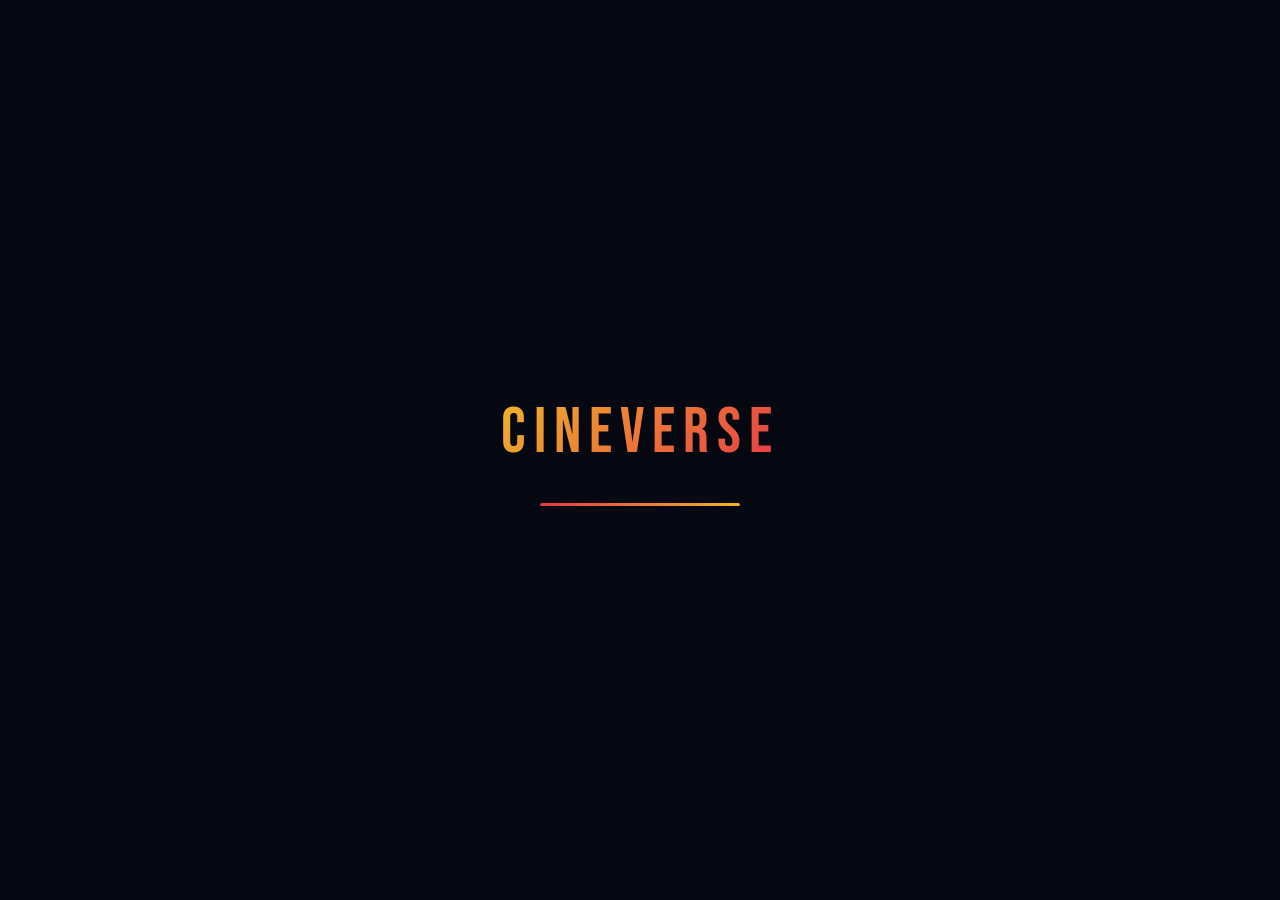
<file: login.html>
<!DOCTYPE html>
<html lang="en" data-theme="dark">
<head>
  <meta charset="UTF-8">
  <meta name="viewport" content="width=device-width, initial-scale=1.0">
  <title>CINEVERSE — Login</title>
  <link rel="stylesheet" href="style.css">
  <link rel="preconnect" href="https://fonts.googleapis.com">
</head>
<body>
  <!-- Background -->
  <div class="bg-gradient"></div>
  <div class="bg-orb bg-orb-1"></div>
  <div class="bg-orb bg-orb-2"></div>
  <canvas id="particles-canvas"></canvas>

  <!-- Cinematic Film Strip Decorations -->
  <div class="film-strip film-strip-left" aria-hidden="true"></div>
  <div class="film-strip film-strip-right" aria-hidden="true"></div>

  <!-- Page Transition -->
  <div id="page-transition" class="page-transition"></div>

  <!-- Loading -->
  <div class="loading-screen">
    <div class="loading-logo">CINEVERSE</div>
    <div class="loading-bar"><div class="loading-progress"></div></div>
  </div>

  <main class="auth-page">
    <div class="auth-card float-anim" role="main">

      <!-- Logo -->
      <div class="auth-logo">
        <div class="logo-text">CINEVERSE</div>
        <div style="font-size:0.7rem;letter-spacing:4px;color:var(--text-muted);margin-top:4px;">PREMIUM CINEMA</div>
      </div>

      <h1 class="auth-title">Welcome Back</h1>
      <p class="auth-subtitle">Sign in to access your bookings and watchlist</p>

      <form id="login-form" novalidate>

        <!-- Email -->
        <div class="form-group">
          <label for="email">Email Address</label>
          <div class="input-wrapper">
            <input type="email" id="email" class="form-control" placeholder="you@example.com" autocomplete="email">
            <span class="input-icon">✉</span>
          </div>
          <span class="form-error">Please enter a valid email address</span>
        </div>

        <!-- Password -->
        <div class="form-group">
          <label for="password">Password</label>
          <div class="input-wrapper">
            <input type="password" id="password" class="form-control" placeholder="Enter your password" autocomplete="current-password">
            <span class="input-icon" id="toggle-password" title="Show/Hide">👁</span>
          </div>
          <span class="form-error">Password must be at least 6 characters</span>
        </div>

        <!-- Remember + Forgot -->
        <div class="checkbox-row">
          <label class="checkbox-label">
            <input type="checkbox" id="remember">
            <span class="custom-checkbox"></span>
            Remember me
          </label>
          <a href="#" class="forgot-link" id="forgot-link">Forgot password?</a>
        </div>

        <!-- Submit -->
        <button type="submit" class="btn btn-primary" style="width:100%;font-size:1rem;padding:1rem;">
          <span>Sign In</span>
          <span>→</span>
        </button>

        <div class="auth-divider">or continue with</div>

        <!-- Social Buttons -->
        <div style="display:flex;gap:0.75rem;margin-bottom:1.5rem;">
          <button type="button" class="btn btn-ghost" style="flex:1;" onclick="showToast('Social login coming soon!','info')">
            <span>G</span> Google
          </button>
          <button type="button" class="btn btn-ghost" style="flex:1;" onclick="showToast('Social login coming soon!','info')">
            <span>f</span> Facebook
          </button>
        </div>

      </form>

      <p class="auth-footer">
        New to CineVerse? <a href="register.html" id="goto-register">Create Account</a>
      </p>

    </div>
  </main>

  <!-- Forgot Password Modal -->
  <div class="modal-overlay" id="forgot-modal">
    <div class="modal">
      <div class="modal-icon" style="background:var(--cyan-dim);border-color:var(--cyan);color:var(--cyan);">🔑</div>
      <h3>Reset Password</h3>
      <p>Enter your email address and we'll send you a reset link within minutes.</p>
      <div class="form-group" style="text-align:left;">
        <label>Email Address</label>
        <input type="email" id="reset-email" class="form-control" placeholder="you@example.com">
      </div>
      <div style="display:flex;gap:1rem;">
        <button class="btn btn-outline" style="flex:1;" onclick="closeForgotModal()">Cancel</button>
        <button class="btn btn-primary" style="flex:1;" onclick="sendReset()">Send Link</button>
      </div>
    </div>
  </div>

  <style>
    .film-strip {
      position: fixed;
      top: 0; bottom: 0;
      width: 40px;
      background: rgba(255,255,255,0.02);
      border: 1px solid rgba(255,255,255,0.04);
      display: flex;
      flex-direction: column;
      gap: 0;
      overflow: hidden;
      pointer-events: none;
    }

    .film-strip-left { left: 0; }
    .film-strip-right { right: 0; }

    .film-strip::before {
      content: '';
      position: absolute;
      inset: 0;
      background: repeating-linear-gradient(
        to bottom,
        transparent 0px,
        transparent 30px,
        rgba(255,255,255,0.06) 30px,
        rgba(255,255,255,0.06) 32px,
        transparent 32px,
        transparent 50px
      );
    }

    @media (max-width: 768px) {
      .film-strip { display: none; }
    }
  </style>

  <script src="script.js"></script>
  <script>
    // Check if already logged in
    if (checkAuth()) {
      window.location.href = 'index.html';
    }

    // Password toggle
    document.getElementById('toggle-password').addEventListener('click', () => {
      const pwd = document.getElementById('password');
      const icon = document.getElementById('toggle-password');
      if (pwd.type === 'password') {
        pwd.type = 'text';
        icon.textContent = '🙈';
      } else {
        pwd.type = 'password';
        icon.textContent = '👁';
      }
    });

    // Forgot Password
    document.getElementById('forgot-link').addEventListener('click', (e) => {
      e.preventDefault();
      document.getElementById('forgot-modal').classList.add('show');
    });

    function closeForgotModal() {
      document.getElementById('forgot-modal').classList.remove('show');
    }

    function sendReset() {
      const email = document.getElementById('reset-email').value;
      if (!validateEmail(email)) {
        showToast('Please enter a valid email', 'error');
        return;
      }
      closeForgotModal();
      showToast('Password reset link sent! Check your inbox.', 'success');
    }

    document.getElementById('forgot-modal').addEventListener('click', (e) => {
      if (e.target === e.currentTarget) closeForgotModal();
    });

    // Navigation links
    document.getElementById('goto-register').addEventListener('click', (e) => {
      e.preventDefault();
      navigateTo('register.html');
    });

    // Login Form
    document.getElementById('login-form').addEventListener('submit', (e) => {
      e.preventDefault();
      let valid = true;

      const email = document.getElementById('email');
      const password = document.getElementById('password');
      const remember = document.getElementById('remember').checked;

      // Validate email
      if (!validateEmail(email.value)) {
        showFieldError(email, 'Please enter a valid email address');
        valid = false;
      } else {
        clearFieldError(email);
      }

      // Validate password
      if (password.value.length < 6) {
        showFieldError(password, 'Password must be at least 6 characters');
        valid = false;
      } else {
        clearFieldError(password);
      }

      if (!valid) return;

      // Check credentials
      const users = JSON.parse(localStorage.getItem('cineverse_users') || '[]');
      const user = users.find(u => u.email === email.value && u.password === password.value);

      // For demo: accept any valid email if no users exist, or match
      if (!user && users.length > 0) {
        showFieldError(email, 'Invalid email or password');
        showFieldError(password, 'Invalid email or password');
        showToast('Invalid credentials. Try again.', 'error');
        return;
      }

      // Store session
      const sessionUser = user || { email: email.value, name: email.value.split('@')[0], phone: '' };
      if (remember) {
        localStorage.setItem('cineverse_user', JSON.stringify(sessionUser));
      } else {
        sessionStorage.setItem('cineverse_user', JSON.stringify(sessionUser));
        localStorage.setItem('cineverse_user', JSON.stringify(sessionUser));
      }

      showToast('Welcome back! 🎬', 'success');
      setTimeout(() => navigateTo('index.html'), 1000);
    });

    // Real-time validation
    document.getElementById('email').addEventListener('blur', function() {
      if (this.value && !validateEmail(this.value)) {
        showFieldError(this, 'Please enter a valid email address');
      } else if (this.value) {
        clearFieldError(this);
      }
    });
  </script>
</body>
</html>
</file>
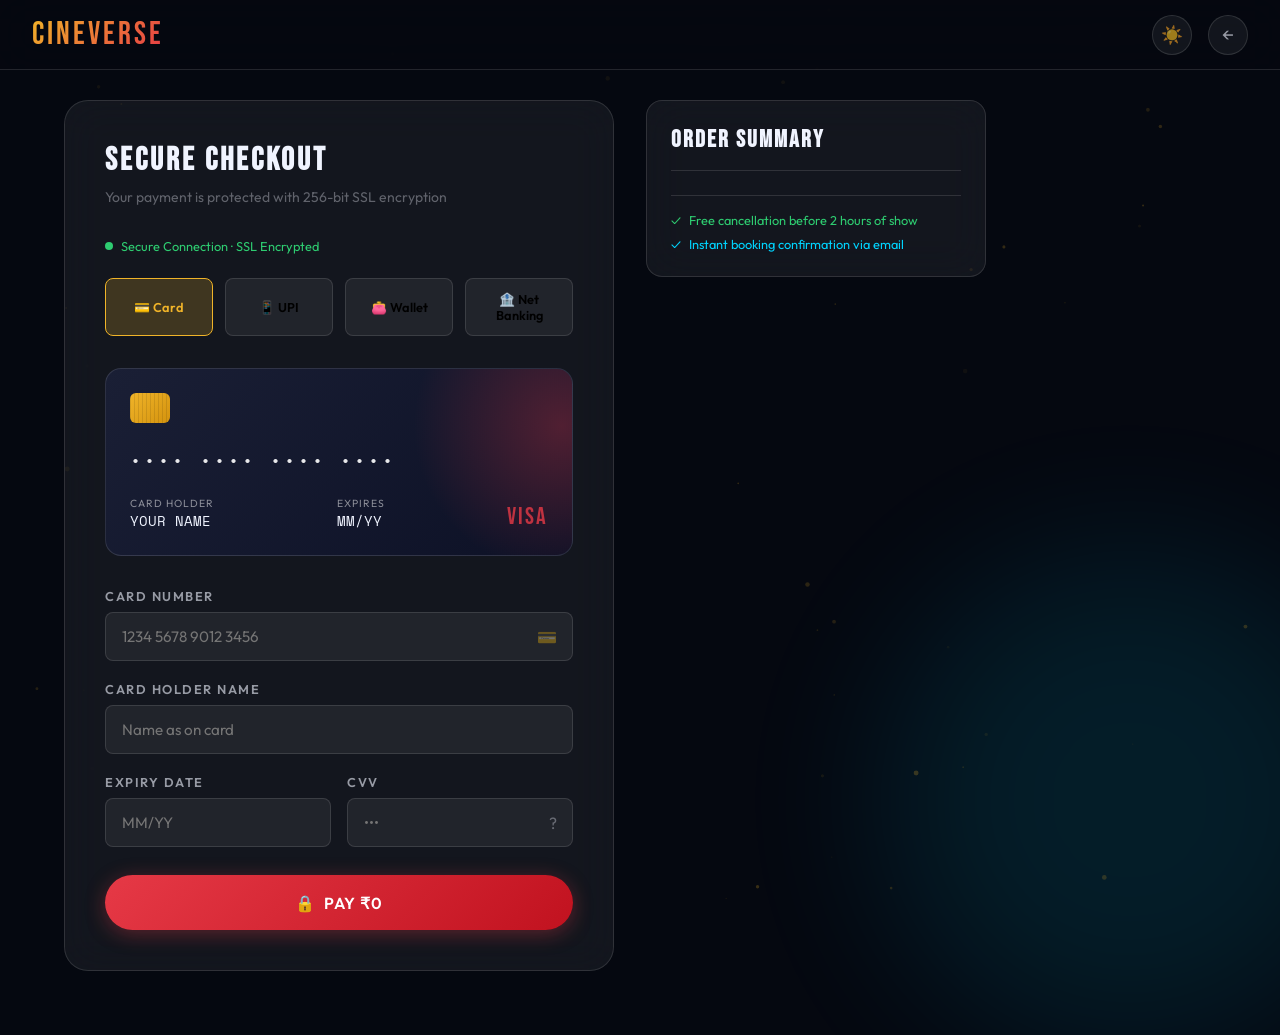
<file: payment.html>
<!DOCTYPE html>
<html lang="en" data-theme="dark">
<head>
  <meta charset="UTF-8">
  <meta name="viewport" content="width=device-width, initial-scale=1.0">
  <title>CINEVERSE — Payment</title>
  <link rel="stylesheet" href="style.css">
</head>
<body>
  <div class="bg-gradient"></div>
  <div class="bg-orb bg-orb-2" style="opacity:0.1;"></div>
  <canvas id="particles-canvas"></canvas>
  <div id="page-transition" class="page-transition"></div>

  <!-- Navbar -->
  <nav class="navbar">
    <a href="index.html" class="nav-logo" onclick="event.preventDefault();navigateTo('index.html')">CINEVERSE</a>
    <div class="nav-actions">
      <button class="icon-btn" id="theme-toggle">☀️</button>
      <button class="icon-btn" onclick="history.back()" title="Back">←</button>
    </div>
  </nav>

  <div class="payment-page">

    <!-- Payment Form -->
    <div class="payment-form-card" style="animation:fadeSlideUp 0.6s ease;">

      <!-- Header -->
      <h1 class="payment-title">SECURE CHECKOUT</h1>
      <p class="payment-subtitle">Your payment is protected with 256-bit SSL encryption</p>

      <div class="secure-badge">
        <div class="dot"></div>
        <span>Secure Connection · SSL Encrypted</span>
      </div>

      <!-- Payment Methods -->
      <div class="payment-methods" id="payment-methods">
        <button class="payment-method active" data-method="card" onclick="switchMethod('card',this)">💳 Card</button>
        <button class="payment-method" data-method="upi" onclick="switchMethod('upi',this)">📱 UPI</button>
        <button class="payment-method" data-method="wallet" onclick="switchMethod('wallet',this)">👛 Wallet</button>
        <button class="payment-method" data-method="netbanking" onclick="switchMethod('netbanking',this)">🏦 Net Banking</button>
      </div>

      <!-- Card Method -->
      <div id="card-form">
        <!-- Card Preview -->
        <div class="card-preview">
          <div class="card-chip"></div>
          <div class="card-number-display" id="card-number-display">•••• •••• •••• ••••</div>
          <div class="card-preview-bottom">
            <div>
              <div class="card-label">Card Holder</div>
              <div class="card-value" id="card-holder-display">YOUR NAME</div>
            </div>
            <div>
              <div class="card-label">Expires</div>
              <div class="card-value" id="card-expiry-display">MM/YY</div>
            </div>
            <div class="card-network" id="card-network">VISA</div>
          </div>
        </div>

        <form id="payment-form" novalidate>

          <div class="form-group">
            <label>Card Number</label>
            <div class="input-wrapper">
              <input type="text" id="card-number" class="form-control" placeholder="1234 5678 9012 3456" maxlength="19">
              <span class="input-icon" id="card-type-icon">💳</span>
            </div>
            <span class="form-error">Please enter a valid 16-digit card number</span>
          </div>

          <div class="form-group">
            <label>Card Holder Name</label>
            <input type="text" id="card-holder" class="form-control" placeholder="Name as on card" autocomplete="cc-name">
            <span class="form-error">Please enter the cardholder name</span>
          </div>

          <div style="display:grid;grid-template-columns:1fr 1fr;gap:1rem;">
            <div class="form-group">
              <label>Expiry Date</label>
              <input type="text" id="card-expiry" class="form-control" placeholder="MM/YY" maxlength="5">
              <span class="form-error">Invalid date</span>
            </div>
            <div class="form-group">
              <label>CVV</label>
              <div class="input-wrapper">
                <input type="password" id="card-cvv" class="form-control" placeholder="•••" maxlength="4">
                <span class="input-icon" title="3 digits on back of card" style="cursor:help;">?</span>
              </div>
              <span class="form-error">Invalid CVV</span>
            </div>
          </div>

          <button type="submit" class="btn btn-primary" style="width:100%;padding:1.1rem;font-size:1rem;margin-top:0.5rem;" id="pay-btn">
            <span>🔒</span>
            <span>Pay <span id="pay-amount">₹0</span></span>
          </button>

        </form>
      </div>

      <!-- UPI Method -->
      <div id="upi-form" style="display:none;">
        <div class="form-group">
          <label>UPI ID</label>
          <div class="input-wrapper">
            <input type="text" id="upi-id" class="form-control" placeholder="yourname@upi">
            <span class="input-icon">@</span>
          </div>
        </div>
        <div style="display:flex;gap:1rem;flex-wrap:wrap;margin-bottom:1.5rem;">
          <button class="btn btn-ghost" style="flex:1;" onclick="selectUpiApp('GPay')">Google Pay</button>
          <button class="btn btn-ghost" style="flex:1;" onclick="selectUpiApp('PhonePe')">PhonePe</button>
          <button class="btn btn-ghost" style="flex:1;" onclick="selectUpiApp('Paytm')">Paytm</button>
        </div>
        <button class="btn btn-primary" style="width:100%;padding:1.1rem;font-size:1rem;" onclick="processPayment()">
          🔒 Pay via UPI · <span class="pay-amt"></span>
        </button>
      </div>

      <!-- Wallet Method -->
      <div id="wallet-form" style="display:none;">
        <div style="display:grid;grid-template-columns:1fr 1fr;gap:1rem;margin-bottom:1.5rem;">
          <button class="btn btn-ghost" style="padding:1rem;" onclick="selectWallet('Paytm Wallet')">Paytm</button>
          <button class="btn btn-ghost" style="padding:1rem;" onclick="selectWallet('Amazon Pay')">Amazon Pay</button>
          <button class="btn btn-ghost" style="padding:1rem;" onclick="selectWallet('Freecharge')">Freecharge</button>
          <button class="btn btn-ghost" style="padding:1rem;" onclick="selectWallet('MobiKwik')">MobiKwik</button>
        </div>
        <button class="btn btn-primary" style="width:100%;padding:1.1rem;font-size:1rem;" onclick="processPayment()">
          🔒 Pay via Wallet
        </button>
      </div>

      <!-- Net Banking -->
      <div id="netbanking-form" style="display:none;">
        <div class="form-group">
          <label>Select Your Bank</label>
          <select class="form-control" id="bank-select">
            <option>State Bank of India</option>
            <option>HDFC Bank</option>
            <option>ICICI Bank</option>
            <option>Axis Bank</option>
            <option>Kotak Mahindra Bank</option>
            <option>Punjab National Bank</option>
          </select>
        </div>
        <button class="btn btn-primary" style="width:100%;padding:1.1rem;font-size:1rem;" onclick="processPayment()">
          🔒 Proceed to Bank
        </button>
      </div>

    </div>

    <!-- Order Summary -->
    <div style="width:340px;flex-shrink:0;">
      <div class="booking-summary" style="position:sticky;top:90px;">
        <h2 class="summary-title">ORDER SUMMARY</h2>
        <div id="order-summary-content"></div>

        <div style="margin-top:1.5rem;padding-top:1rem;border-top:1px solid var(--glass-border);">
          <div style="display:flex;align-items:center;gap:0.5rem;font-size:0.8rem;color:#2ecc71;margin-bottom:0.5rem;">
            <span>✓</span> Free cancellation before 2 hours of show
          </div>
          <div style="display:flex;align-items:center;gap:0.5rem;font-size:0.8rem;color:var(--cyan);">
            <span>✓</span> Instant booking confirmation via email
          </div>
        </div>
      </div>
    </div>

  </div>

  <!-- Processing Overlay -->
  <div class="modal-overlay" id="processing-overlay">
    <div class="modal">
      <div style="width:60px;height:60px;margin:0 auto 1.5rem;border:3px solid var(--glass-border);border-top-color:var(--gold);border-radius:50%;animation:spin 0.8s linear infinite;"></div>
      <h3>Processing Payment</h3>
      <p>Please wait while we securely process your transaction...</p>
    </div>
  </div>

  <style>
    @keyframes spin { to { transform: rotate(360deg); } }
    @media (max-width: 1024px) {
      .payment-page { flex-direction: column; align-items: center; }
      .payment-page > div:last-child { width: 100%; max-width: 550px; }
    }
  </style>

  <script src="script.js"></script>
  <script>
    const bookingData = JSON.parse(localStorage.getItem('bookingData') || 'null');
    const movie = bookingData ? (MOVIES.find(m => m.id === bookingData.movieId) || MOVIES[0]) : MOVIES[0];

    // Pay amount
    const totalAmt = bookingData ? bookingData.total : 0;
    document.getElementById('pay-amount').textContent = `₹${totalAmt}`;
    document.querySelectorAll('.pay-amt').forEach(el => el.textContent = `₹${totalAmt}`);

    // Order summary
    if (bookingData) {
      const summaryEl = document.getElementById('order-summary-content');
      summaryEl.innerHTML = `
        <div class="summary-movie">
          <img src="${movie.poster}" alt="${movie.title}" style="width:60px;border-radius:8px;">
          <div class="summary-movie-info">
            <div class="movie-title">${movie.title}</div>
            <div class="movie-meta">${bookingData.showtime.time} · ${bookingData.showtime.type}</div>
            <div class="movie-meta">Seats: ${bookingData.seats.join(', ')}</div>
          </div>
        </div>
        <div class="summary-row">
          <span style="color:var(--text-muted);">Subtotal</span>
          <span class="summary-value">₹${bookingData.subtotal}</span>
        </div>
        <div class="summary-row">
          <span style="color:var(--text-muted);">Convenience Fee</span>
          <span class="summary-value">₹${bookingData.convFee}</span>
        </div>
        <div class="summary-row">
          <span style="color:var(--text-muted);">GST (18%)</span>
          <span class="summary-value">₹${bookingData.tax}</span>
        </div>
        <div class="summary-row total">
          <span>Total</span>
          <span class="summary-total">₹${bookingData.total}</span>
        </div>
      `;
    }

    // Switch payment method
    function switchMethod(method, btn) {
      document.querySelectorAll('.payment-method').forEach(b => b.classList.remove('active'));
      btn.classList.add('active');
      ['card','upi','wallet','netbanking'].forEach(m => {
        document.getElementById(m+'-form').style.display = m === method ? 'block' : 'none';
      });
    }

    function selectUpiApp(app) { showToast(`${app} selected`, 'info'); }
    function selectWallet(wallet) { showToast(`${wallet} selected`, 'info'); }

    // Card number formatting
    document.getElementById('card-number').addEventListener('input', function() {
      let val = this.value.replace(/\D/g,'').substring(0,16);
      this.value = val.replace(/(.{4})/g,'$1 ').trim();
      document.getElementById('card-number-display').textContent =
        val.padEnd(16,'•').replace(/(.{4})/g,'$1 ').trim().replace(/[0-9]/g, (c, i) => i < 12 ? '•' : c);

      // Detect card type
      const icon = document.getElementById('card-type-icon');
      const netEl = document.getElementById('card-network');
      if (val.startsWith('4')) { icon.textContent = '💳'; netEl.textContent = 'VISA'; }
      else if (val.startsWith('5')) { icon.textContent = '💳'; netEl.textContent = 'MC'; }
      else if (val.startsWith('3')) { icon.textContent = '💳'; netEl.textContent = 'AMEX'; }
      else { icon.textContent = '💳'; netEl.textContent = 'VISA'; }
    });

    document.getElementById('card-holder').addEventListener('input', function() {
      document.getElementById('card-holder-display').textContent = this.value.toUpperCase() || 'YOUR NAME';
    });

    document.getElementById('card-expiry').addEventListener('input', function() {
      let val = this.value.replace(/\D/g,'');
      if (val.length >= 2) val = val.substring(0,2) + '/' + val.substring(2,4);
      this.value = val;
      document.getElementById('card-expiry-display').textContent = this.value || 'MM/YY';
    });

    // Form submit
    document.getElementById('payment-form').addEventListener('submit', (e) => {
      e.preventDefault();
      let valid = true;

      const cardNum = document.getElementById('card-number');
      const holder = document.getElementById('card-holder');
      const expiry = document.getElementById('card-expiry');
      const cvv = document.getElementById('card-cvv');

      if (cardNum.value.replace(/\s/g,'').length !== 16) {
        showFieldError(cardNum, 'Please enter a valid 16-digit card number');
        valid = false;
      } else { clearFieldError(cardNum); }

      if (holder.value.trim().length < 2) {
        showFieldError(holder, 'Please enter the cardholder name');
        valid = false;
      } else { clearFieldError(holder); }

      if (!/^\d{2}\/\d{2}$/.test(expiry.value)) {
        showFieldError(expiry, 'Enter expiry as MM/YY');
        valid = false;
      } else { clearFieldError(expiry); }

      if (cvv.value.length < 3) {
        showFieldError(cvv, 'Enter valid CVV');
        valid = false;
      } else { clearFieldError(cvv); }

      if (!valid) return;
      processPayment();
    });

    function processPayment() {
      document.getElementById('processing-overlay').classList.add('show');
      setTimeout(() => {
        document.getElementById('processing-overlay').classList.remove('show');
        // Save confirmation data
        const confirmData = {
          bookingId: generateBookingId(),
          movie: movie.title,
          poster: movie.poster,
          seats: bookingData ? bookingData.seats : ['A1','A2'],
          showtime: bookingData ? bookingData.showtime : movie.showtimes[0],
          total: totalAmt,
          date: new Date().toLocaleDateString('en-IN', { weekday:'long', year:'numeric', month:'long', day:'numeric' }),
          time: new Date().toLocaleTimeString()
        };
        localStorage.setItem('confirmationData', JSON.stringify(confirmData));
        navigateTo('confirmation.html');
      }, 2500);
    }
  </script>
</body>
</html>
</file>
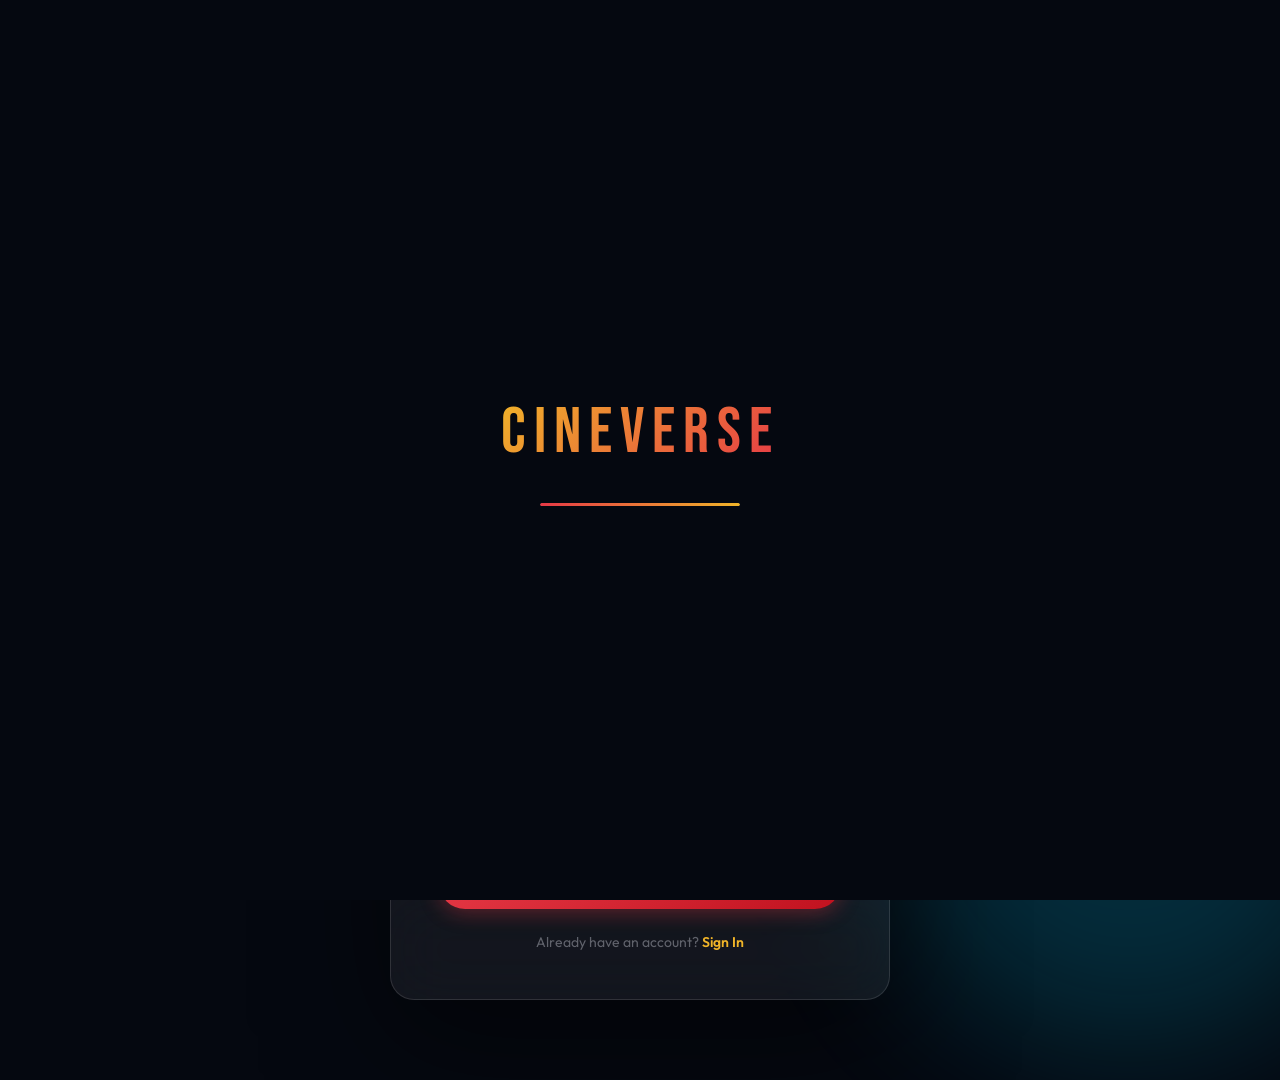
<file: register.html>
<!DOCTYPE html>
<html lang="en" data-theme="dark">
<head>
  <meta charset="UTF-8">
  <meta name="viewport" content="width=device-width, initial-scale=1.0">
  <title>CINEVERSE — Register</title>
  <link rel="stylesheet" href="style.css">
</head>
<body>
  <div class="bg-gradient"></div>
  <div class="bg-orb bg-orb-1"></div>
  <div class="bg-orb bg-orb-2"></div>
  <canvas id="particles-canvas"></canvas>
  <div id="page-transition" class="page-transition"></div>

  <div class="loading-screen">
    <div class="loading-logo">CINEVERSE</div>
    <div class="loading-bar"><div class="loading-progress"></div></div>
  </div>

  <main class="auth-page" style="padding:5rem 1rem;">
    <div class="auth-card" role="main" style="max-width:500px;">

      <div class="auth-logo">
        <div class="logo-text">CINEVERSE</div>
        <div style="font-size:0.7rem;letter-spacing:4px;color:var(--text-muted);margin-top:4px;">CREATE ACCOUNT</div>
      </div>

      <h1 class="auth-title">Join the Experience</h1>
      <p class="auth-subtitle">Create your account to start booking premium cinema experiences</p>

      <form id="register-form" novalidate>

        <!-- Full Name -->
        <div class="form-group">
          <label for="fullname">Full Name</label>
          <div class="input-wrapper">
            <input type="text" id="fullname" class="form-control" placeholder="Your full name" autocomplete="name">
            <span class="input-icon">👤</span>
          </div>
          <span class="form-error">Please enter your full name</span>
        </div>

        <!-- Email -->
        <div class="form-group">
          <label for="email">Email Address</label>
          <div class="input-wrapper">
            <input type="email" id="email" class="form-control" placeholder="you@example.com" autocomplete="email">
            <span class="input-icon">✉</span>
          </div>
          <span class="form-error">Please enter a valid email address</span>
        </div>

        <!-- Phone -->
        <div class="form-group">
          <label for="phone">Phone Number</label>
          <div class="input-wrapper">
            <input type="tel" id="phone" class="form-control" placeholder="10-digit mobile number" autocomplete="tel">
            <span class="input-icon">📱</span>
          </div>
          <span class="form-error">Please enter a valid 10-digit phone number</span>
        </div>

        <!-- Password -->
        <div class="form-group">
          <label for="password">Password</label>
          <div class="input-wrapper">
            <input type="password" id="password" class="form-control" placeholder="Create a strong password" autocomplete="new-password">
            <span class="input-icon" id="toggle-password">👁</span>
          </div>
          <div class="password-strength" id="password-strength">
            <div class="strength-bars">
              <div class="strength-bar" id="bar1"></div>
              <div class="strength-bar" id="bar2"></div>
              <div class="strength-bar" id="bar3"></div>
              <div class="strength-bar" id="bar4"></div>
            </div>
            <span class="strength-text" id="strength-text">Enter a password</span>
          </div>
          <span class="form-error">Password must be at least 8 characters</span>
        </div>

        <!-- Confirm Password -->
        <div class="form-group">
          <label for="confirm-password">Confirm Password</label>
          <div class="input-wrapper">
            <input type="password" id="confirm-password" class="form-control" placeholder="Repeat your password" autocomplete="new-password">
            <span class="input-icon" id="toggle-confirm">👁</span>
          </div>
          <span class="form-error">Passwords do not match</span>
        </div>

        <!-- Terms -->
        <div style="margin-bottom:1.5rem;">
          <label class="checkbox-label">
            <input type="checkbox" id="terms">
            <span class="custom-checkbox"></span>
            <span>I agree to the <a href="#" style="color:var(--cyan);">Terms of Service</a> and <a href="#" style="color:var(--cyan);">Privacy Policy</a></span>
          </label>
        </div>

        <button type="submit" class="btn btn-primary" style="width:100%;font-size:1rem;padding:1rem;">
          <span>Create Account</span>
          <span>🎬</span>
        </button>

      </form>

      <p class="auth-footer">
        Already have an account? <a href="login.html" id="goto-login">Sign In</a>
      </p>

    </div>
  </main>

  <!-- Success Modal -->
  <div class="modal-overlay" id="success-modal">
    <div class="modal" style="animation:scaleIn 0.5s cubic-bezier(0.34,1.56,0.64,1)">
      <div class="modal-icon success" style="animation:successPulse 0.5s cubic-bezier(0.34,1.56,0.64,1) 0.2s both;">✓</div>
      <h3>Account Created!</h3>
      <p>Welcome to CineVerse! Your cinematic journey begins now. Redirecting you to sign in...</p>
      <div class="confetti-container" id="confetti"></div>
    </div>
  </div>

  <style>
    @keyframes confettiFall {
      0% { transform: translateY(-20px) rotate(0deg); opacity: 1; }
      100% { transform: translateY(200px) rotate(720deg); opacity: 0; }
    }

    .confetti-piece {
      position: absolute;
      width: 8px; height: 8px;
      border-radius: 2px;
      animation: confettiFall 1.5s ease-in forwards;
    }

    .confetti-container {
      position: absolute;
      top: 0; left: 50%;
      transform: translateX(-50%);
      width: 200px; height: 10px;
      overflow: visible;
      pointer-events: none;
    }
  </style>

  <script src="script.js"></script>
  <script>
    if (checkAuth()) window.location.href = 'index.html';

    // Password toggle
    function setupToggle(btnId, inputId) {
      document.getElementById(btnId).addEventListener('click', () => {
        const inp = document.getElementById(inputId);
        const btn = document.getElementById(btnId);
        inp.type = inp.type === 'password' ? 'text' : 'password';
        btn.textContent = inp.type === 'password' ? '👁' : '🙈';
      });
    }
    setupToggle('toggle-password', 'password');
    setupToggle('toggle-confirm', 'confirm-password');

    // Password strength
    document.getElementById('password').addEventListener('input', function() {
      const val = this.value;
      const strength = document.getElementById('password-strength');
      strength.classList.add('show');

      let score = 0;
      if (val.length >= 8) score++;
      if (/[A-Z]/.test(val)) score++;
      if (/[0-9]/.test(val)) score++;
      if (/[^A-Za-z0-9]/.test(val)) score++;

      const bars = [1,2,3,4].map(i => document.getElementById('bar'+i));
      const texts = ['Weak', 'Fair', 'Good', 'Strong'];
      const levels = ['weak','fair','strong','strong'];
      const colors = ['var(--crimson)','var(--gold)','#2ecc71','#2ecc71'];

      bars.forEach((bar, i) => {
        bar.className = 'strength-bar';
        if (i < score) {
          bar.classList.add('filled', levels[score-1]);
          bar.style.background = colors[score-1];
        } else {
          bar.style.background = '';
        }
      });

      const textEl = document.getElementById('strength-text');
      textEl.textContent = val ? texts[score-1] || 'Very Weak' : 'Enter a password';
      textEl.style.color = val ? colors[score-1] : 'var(--text-muted)';
    });

    // Confetti
    function launchConfetti() {
      const container = document.getElementById('confetti');
      const colors = ['#f0b429','#e63946','#00d4ff','#2ecc71','#9b59b6'];
      for (let i = 0; i < 20; i++) {
        setTimeout(() => {
          const piece = document.createElement('div');
          piece.className = 'confetti-piece';
          piece.style.cssText = `
            left: ${Math.random()*180-40}px;
            background: ${colors[Math.floor(Math.random()*colors.length)]};
            animation-delay: ${Math.random()*0.5}s;
            animation-duration: ${1+Math.random()}s;
          `;
          container.appendChild(piece);
        }, i * 50);
      }
    }

    // Navigation
    document.getElementById('goto-login').addEventListener('click', (e) => {
      e.preventDefault();
      navigateTo('login.html');
    });

    // Form submit
    document.getElementById('register-form').addEventListener('submit', (e) => {
      e.preventDefault();
      let valid = true;

      const fullname = document.getElementById('fullname');
      const email = document.getElementById('email');
      const phone = document.getElementById('phone');
      const password = document.getElementById('password');
      const confirm = document.getElementById('confirm-password');
      const terms = document.getElementById('terms');

      if (fullname.value.trim().length < 2) {
        showFieldError(fullname, 'Please enter your full name');
        valid = false;
      } else { clearFieldError(fullname); }

      if (!validateEmail(email.value)) {
        showFieldError(email, 'Please enter a valid email address');
        valid = false;
      } else { clearFieldError(email); }

      if (!validatePhone(phone.value)) {
        showFieldError(phone, 'Please enter a valid 10-digit phone number');
        valid = false;
      } else { clearFieldError(phone); }

      if (password.value.length < 8) {
        showFieldError(password, 'Password must be at least 8 characters');
        valid = false;
      } else { clearFieldError(password); }

      if (confirm.value !== password.value) {
        showFieldError(confirm, 'Passwords do not match');
        valid = false;
      } else if (confirm.value) { clearFieldError(confirm); }

      if (!terms.checked) {
        showToast('Please accept the Terms of Service', 'error');
        valid = false;
      }

      if (!valid) return;

      // Check duplicate email
      const users = JSON.parse(localStorage.getItem('cineverse_users') || '[]');
      if (users.find(u => u.email === email.value)) {
        showFieldError(email, 'This email is already registered');
        showToast('Email already exists. Try signing in.', 'error');
        return;
      }

      // Save user
      const newUser = {
        name: fullname.value.trim(),
        email: email.value.trim(),
        phone: phone.value.trim(),
        password: password.value
      };
      users.push(newUser);
      localStorage.setItem('cineverse_users', JSON.stringify(users));

      // Show success
      document.getElementById('success-modal').classList.add('show');
      launchConfetti();

      setTimeout(() => navigateTo('login.html'), 2500);
    });

    // Real-time confirm password check
    document.getElementById('confirm-password').addEventListener('input', function() {
      const pwd = document.getElementById('password').value;
      if (this.value && this.value !== pwd) {
        showFieldError(this, 'Passwords do not match');
      } else if (this.value) {
        clearFieldError(this);
      }
    });

    // Email live check
    document.getElementById('email').addEventListener('blur', function() {
      if (this.value && !validateEmail(this.value)) {
        showFieldError(this, 'Please enter a valid email address');
      } else if (this.value) {
        clearFieldError(this);
      }
    });
  </script>
</body>
</html>
</file>
<file: style.css>
/* ============================================
   CINEVERSE - Premium Movie Booking System
   style.css - Global Styles
   ============================================ */

@import url('https://fonts.googleapis.com/css2?family=Bebas+Neue&family=Outfit:wght@300;400;500;600;700&family=Space+Mono:wght@400;700&display=swap');

/* ---- CSS Variables ---- */
:root {
  --bg-primary: #050810;
  --bg-secondary: #0a0f1e;
  --bg-card: rgba(255,255,255,0.04);
  --bg-card-hover: rgba(255,255,255,0.08);
  --glass: rgba(255,255,255,0.06);
  --glass-border: rgba(255,255,255,0.12);
  --gold: #f0b429;
  --gold-dim: rgba(240,180,41,0.2);
  --crimson: #e63946;
  --cyan: #00d4ff;
  --cyan-dim: rgba(0,212,255,0.15);
  --text-primary: #f0f4ff;
  --text-secondary: rgba(240,244,255,0.6);
  --text-muted: rgba(240,244,255,0.35);
  --glow-gold: 0 0 30px rgba(240,180,41,0.4);
  --glow-cyan: 0 0 30px rgba(0,212,255,0.4);
  --glow-red: 0 0 30px rgba(230,57,70,0.4);
  --radius: 16px;
  --radius-sm: 8px;
  --transition: all 0.3s cubic-bezier(0.4,0,0.2,1);
  --font-display: 'Bebas Neue', sans-serif;
  --font-body: 'Outfit', sans-serif;
  --font-mono: 'Space Mono', monospace;
}

[data-theme="light"] {
  --bg-primary: #f0f2f8;
  --bg-secondary: #e2e6f0;
  --bg-card: rgba(0,0,0,0.04);
  --bg-card-hover: rgba(0,0,0,0.08);
  --glass: rgba(255,255,255,0.7);
  --glass-border: rgba(0,0,0,0.1);
  --text-primary: #0a0f1e;
  --text-secondary: rgba(10,15,30,0.65);
  --text-muted: rgba(10,15,30,0.4);
}

/* ---- Reset & Base ---- */
*, *::before, *::after { box-sizing: border-box; margin: 0; padding: 0; }

html { scroll-behavior: smooth; font-size: 16px; }

body {
  font-family: var(--font-body);
  background: var(--bg-primary);
  color: var(--text-primary);
  min-height: 100vh;
  overflow-x: hidden;
  transition: background 0.4s, color 0.4s;
}

a { text-decoration: none; color: inherit; }
ul { list-style: none; }
img { max-width: 100%; display: block; }
button { cursor: pointer; border: none; background: none; font-family: inherit; }
input, select, textarea { font-family: inherit; }

/* ---- Animated Gradient Background ---- */
.bg-gradient {
  position: fixed;
  inset: 0;
  z-index: -2;
  background: var(--bg-primary);
}

.bg-orb {
  position: fixed;
  border-radius: 50%;
  filter: blur(80px);
  opacity: 0.18;
  pointer-events: none;
  z-index: -1;
  animation: orbFloat 12s ease-in-out infinite alternate;
}

.bg-orb-1 { width: 600px; height: 600px; background: #e63946; top: -200px; left: -100px; animation-delay: 0s; }
.bg-orb-2 { width: 500px; height: 500px; background: #00d4ff; bottom: -150px; right: -100px; animation-delay: 4s; }
.bg-orb-3 { width: 400px; height: 400px; background: #f0b429; top: 40%; left: 40%; animation-delay: 2s; }

@keyframes orbFloat {
  0% { transform: translate(0,0) scale(1); }
  100% { transform: translate(40px,40px) scale(1.1); }
}

/* ---- Particles Canvas ---- */
#particles-canvas {
  position: fixed;
  inset: 0;
  z-index: -1;
  pointer-events: none;
  opacity: 0.4;
}

/* ---- Glassmorphism Card ---- */
.glass-card {
  background: var(--glass);
  border: 1px solid var(--glass-border);
  backdrop-filter: blur(20px);
  -webkit-backdrop-filter: blur(20px);
  border-radius: var(--radius);
  transition: var(--transition);
}

.glass-card:hover {
  background: var(--bg-card-hover);
  border-color: rgba(240,180,41,0.3);
  transform: translateY(-2px);
  box-shadow: 0 20px 60px rgba(0,0,0,0.3);
}

/* ---- Navbar ---- */
.navbar {
  position: fixed;
  top: 0; left: 0; right: 0;
  z-index: 1000;
  padding: 0 2rem;
  height: 70px;
  display: flex;
  align-items: center;
  justify-content: space-between;
  background: rgba(5,8,16,0.8);
  backdrop-filter: blur(20px);
  border-bottom: 1px solid var(--glass-border);
  transition: var(--transition);
}

.nav-logo {
  font-family: var(--font-display);
  font-size: 2rem;
  letter-spacing: 3px;
  background: linear-gradient(135deg, var(--gold), var(--crimson));
  -webkit-background-clip: text;
  -webkit-text-fill-color: transparent;
  background-clip: text;
}

.nav-links {
  display: flex;
  gap: 2rem;
  align-items: center;
}

.nav-links a {
  font-size: 0.9rem;
  font-weight: 500;
  color: var(--text-secondary);
  letter-spacing: 1px;
  text-transform: uppercase;
  transition: var(--transition);
  position: relative;
}

.nav-links a::after {
  content: '';
  position: absolute;
  bottom: -4px; left: 0; right: 0;
  height: 2px;
  background: linear-gradient(90deg, var(--gold), var(--crimson));
  transform: scaleX(0);
  transition: var(--transition);
}

.nav-links a:hover { color: var(--text-primary); }
.nav-links a:hover::after { transform: scaleX(1); }

.nav-actions {
  display: flex;
  gap: 1rem;
  align-items: center;
}

.icon-btn {
  width: 40px; height: 40px;
  display: flex; align-items: center; justify-content: center;
  border-radius: 50%;
  background: var(--glass);
  border: 1px solid var(--glass-border);
  color: var(--text-secondary);
  font-size: 1.1rem;
  transition: var(--transition);
}

.icon-btn:hover {
  background: var(--gold-dim);
  border-color: var(--gold);
  color: var(--gold);
  box-shadow: var(--glow-gold);
}

/* Search Bar */
.search-bar {
  position: relative;
  display: flex;
  align-items: center;
}

.search-bar input {
  background: var(--glass);
  border: 1px solid var(--glass-border);
  border-radius: 25px;
  padding: 0.5rem 1rem 0.5rem 2.8rem;
  color: var(--text-primary);
  font-size: 0.875rem;
  width: 250px;
  transition: var(--transition);
  outline: none;
}

.search-bar input:focus {
  width: 320px;
  border-color: var(--cyan);
  box-shadow: 0 0 20px rgba(0,212,255,0.2);
}

.search-bar .search-icon {
  position: absolute;
  left: 0.9rem;
  color: var(--text-muted);
  font-size: 0.9rem;
  pointer-events: none;
}

.search-dropdown {
  position: absolute;
  top: calc(100% + 8px);
  left: 0; right: 0;
  background: rgba(10,15,30,0.95);
  border: 1px solid var(--glass-border);
  border-radius: var(--radius-sm);
  overflow: hidden;
  backdrop-filter: blur(20px);
  display: none;
  z-index: 100;
}

.search-dropdown.show { display: block; animation: fadeSlideDown 0.2s ease; }

.search-result-item {
  padding: 0.75rem 1rem;
  display: flex;
  gap: 0.75rem;
  align-items: center;
  cursor: pointer;
  transition: var(--transition);
}

.search-result-item:hover { background: var(--glass); }
.search-result-item img { width: 36px; height: 36px; border-radius: 4px; object-fit: cover; }
.search-result-item span { font-size: 0.875rem; }

/* Hamburger */
.hamburger {
  display: none;
  flex-direction: column;
  gap: 5px;
  cursor: pointer;
  padding: 4px;
}

.hamburger span {
  display: block;
  width: 24px; height: 2px;
  background: var(--text-primary);
  border-radius: 2px;
  transition: var(--transition);
}

.hamburger.active span:nth-child(1) { transform: rotate(45deg) translate(5px,5px); }
.hamburger.active span:nth-child(2) { opacity: 0; }
.hamburger.active span:nth-child(3) { transform: rotate(-45deg) translate(5px,-5px); }

/* ---- Buttons ---- */
.btn {
  display: inline-flex;
  align-items: center;
  justify-content: center;
  gap: 0.5rem;
  padding: 0.75rem 1.75rem;
  border-radius: 50px;
  font-size: 0.9rem;
  font-weight: 600;
  letter-spacing: 1px;
  text-transform: uppercase;
  transition: var(--transition);
  position: relative;
  overflow: hidden;
}

.btn::after {
  content: '';
  position: absolute;
  inset: 0;
  border-radius: 50px;
  opacity: 0;
  background: rgba(255,255,255,0.2);
  transition: var(--transition);
}

.btn:hover::after { opacity: 1; }

.btn-primary {
  background: linear-gradient(135deg, var(--crimson), #c1121f);
  color: #fff;
  box-shadow: 0 4px 20px rgba(230,57,70,0.35);
}

.btn-primary:hover {
  box-shadow: var(--glow-red), 0 8px 30px rgba(230,57,70,0.5);
  transform: translateY(-2px);
}

.btn-gold {
  background: linear-gradient(135deg, var(--gold), #d4930e);
  color: #000;
  box-shadow: 0 4px 20px rgba(240,180,41,0.35);
}

.btn-gold:hover {
  box-shadow: var(--glow-gold), 0 8px 30px rgba(240,180,41,0.5);
  transform: translateY(-2px);
}

.btn-outline {
  background: transparent;
  border: 1px solid var(--glass-border);
  color: var(--text-primary);
}

.btn-outline:hover {
  border-color: var(--gold);
  color: var(--gold);
  background: var(--gold-dim);
}

.btn-ghost {
  background: var(--glass);
  border: 1px solid var(--glass-border);
  color: var(--text-secondary);
}

.btn-ghost:hover {
  background: var(--cyan-dim);
  border-color: var(--cyan);
  color: var(--cyan);
  box-shadow: var(--glow-cyan);
}

/* Ripple */
.ripple-container { position: relative; overflow: hidden; }
.ripple {
  position: absolute;
  border-radius: 50%;
  transform: scale(0);
  animation: rippleAnim 0.6s linear;
  background: rgba(255,255,255,0.25);
  pointer-events: none;
}
@keyframes rippleAnim { to { transform: scale(4); opacity: 0; } }

/* ---- Forms ---- */
.form-group {
  display: flex;
  flex-direction: column;
  gap: 0.5rem;
  margin-bottom: 1.25rem;
}

.form-group label {
  font-size: 0.8rem;
  font-weight: 600;
  letter-spacing: 1.5px;
  text-transform: uppercase;
  color: var(--text-secondary);
}

.form-control {
  background: rgba(255,255,255,0.06);
  border: 1px solid var(--glass-border);
  border-radius: var(--radius-sm);
  padding: 0.875rem 1rem;
  color: var(--text-primary);
  font-size: 0.95rem;
  outline: none;
  transition: var(--transition);
  width: 100%;
}

.form-control:focus {
  border-color: var(--cyan);
  background: rgba(0,212,255,0.05);
  box-shadow: 0 0 20px rgba(0,212,255,0.15);
}

.form-control.error { border-color: var(--crimson); box-shadow: 0 0 15px rgba(230,57,70,0.2); }
.form-control.success { border-color: #2ecc71; box-shadow: 0 0 15px rgba(46,204,113,0.2); }

.input-wrapper {
  position: relative;
  display: flex;
  align-items: center;
}

.input-wrapper .form-control { padding-right: 3rem; }
.input-wrapper .input-icon {
  position: absolute;
  right: 1rem;
  color: var(--text-muted);
  cursor: pointer;
  transition: var(--transition);
}
.input-wrapper .input-icon:hover { color: var(--text-primary); }

.form-error {
  font-size: 0.8rem;
  color: var(--crimson);
  display: none;
  animation: fadeSlideDown 0.2s ease;
}

.form-group.has-error .form-error { display: block; }

/* ---- Movie Card ---- */
.movie-card {
  background: var(--glass);
  border: 1px solid var(--glass-border);
  border-radius: var(--radius);
  overflow: hidden;
  transition: var(--transition);
  cursor: pointer;
  position: relative;
}

.movie-card:hover {
  transform: translateY(-8px) scale(1.02);
  border-color: rgba(240,180,41,0.4);
  box-shadow: 0 30px 80px rgba(0,0,0,0.5), var(--glow-gold);
}

.movie-card-poster {
  position: relative;
  aspect-ratio: 2/3;
  overflow: hidden;
}

.movie-card-poster img {
  width: 100%; height: 100%;
  object-fit: cover;
  transition: transform 0.5s ease;
}

.movie-card:hover .movie-card-poster img { transform: scale(1.08); }

.movie-card-overlay {
  position: absolute;
  inset: 0;
  background: linear-gradient(to top, rgba(0,0,0,0.9) 0%, transparent 60%);
  opacity: 0;
  transition: var(--transition);
  display: flex;
  align-items: flex-end;
  justify-content: center;
  padding-bottom: 1.5rem;
}

.movie-card:hover .movie-card-overlay { opacity: 1; }

.movie-card-badge {
  position: absolute;
  top: 12px; right: 12px;
  background: rgba(0,0,0,0.7);
  border: 1px solid var(--gold);
  border-radius: 20px;
  padding: 0.25rem 0.6rem;
  font-size: 0.75rem;
  font-weight: 700;
  color: var(--gold);
  display: flex;
  align-items: center;
  gap: 4px;
}

.wishlist-btn {
  position: absolute;
  top: 12px; left: 12px;
  width: 32px; height: 32px;
  border-radius: 50%;
  background: rgba(0,0,0,0.6);
  border: 1px solid var(--glass-border);
  display: flex; align-items: center; justify-content: center;
  color: var(--text-secondary);
  font-size: 0.9rem;
  z-index: 2;
  transition: var(--transition);
}

.wishlist-btn:hover, .wishlist-btn.active {
  background: rgba(230,57,70,0.2);
  border-color: var(--crimson);
  color: var(--crimson);
}

.movie-card-info {
  padding: 1rem;
}

.movie-card-title {
  font-size: 1rem;
  font-weight: 700;
  margin-bottom: 0.4rem;
  white-space: nowrap;
  overflow: hidden;
  text-overflow: ellipsis;
}

.movie-card-meta {
  display: flex;
  gap: 0.5rem;
  flex-wrap: wrap;
  margin-bottom: 0.75rem;
}

.meta-tag {
  font-size: 0.7rem;
  font-weight: 600;
  letter-spacing: 1px;
  text-transform: uppercase;
  padding: 0.2rem 0.5rem;
  border-radius: 4px;
  background: var(--glass);
  border: 1px solid var(--glass-border);
  color: var(--text-muted);
}

.meta-tag.genre { border-color: rgba(0,212,255,0.3); color: var(--cyan); background: var(--cyan-dim); }

/* ---- Hero Section ---- */
.hero {
  height: 100vh;
  min-height: 600px;
  position: relative;
  overflow: hidden;
  margin-top: 70px;
}

.hero-slide {
  position: absolute;
  inset: 0;
  opacity: 0;
  transition: opacity 0.8s ease;
}

.hero-slide.active { opacity: 1; }

.hero-bg {
  width: 100%; height: 100%;
  object-fit: cover;
  filter: brightness(0.35);
}

.hero-content {
  position: absolute;
  inset: 0;
  display: flex;
  flex-direction: column;
  justify-content: center;
  padding: 0 8%;
  background: linear-gradient(90deg, rgba(0,0,0,0.7) 40%, transparent 100%);
}

.hero-badge {
  display: inline-flex;
  align-items: center;
  gap: 0.5rem;
  background: var(--gold-dim);
  border: 1px solid var(--gold);
  border-radius: 20px;
  padding: 0.35rem 1rem;
  font-size: 0.75rem;
  font-weight: 700;
  letter-spacing: 2px;
  text-transform: uppercase;
  color: var(--gold);
  margin-bottom: 1.5rem;
  width: fit-content;
}

.hero-title {
  font-family: var(--font-display);
  font-size: clamp(3rem, 7vw, 6rem);
  letter-spacing: 4px;
  line-height: 1;
  margin-bottom: 1.5rem;
  background: linear-gradient(135deg, #fff 60%, var(--gold));
  -webkit-background-clip: text;
  -webkit-text-fill-color: transparent;
  background-clip: text;
}

.hero-meta {
  display: flex;
  gap: 1.5rem;
  align-items: center;
  margin-bottom: 1.5rem;
  flex-wrap: wrap;
}

.hero-meta span {
  font-size: 0.875rem;
  color: var(--text-secondary);
  display: flex;
  align-items: center;
  gap: 0.4rem;
}

.hero-description {
  max-width: 520px;
  color: var(--text-secondary);
  line-height: 1.7;
  margin-bottom: 2.5rem;
  font-size: 0.95rem;
}

.hero-actions { display: flex; gap: 1rem; flex-wrap: wrap; }

.hero-dots {
  position: absolute;
  bottom: 2rem;
  left: 50%;
  transform: translateX(-50%);
  display: flex;
  gap: 0.5rem;
}

.hero-dot {
  width: 8px; height: 8px;
  border-radius: 50%;
  background: rgba(255,255,255,0.3);
  transition: var(--transition);
  cursor: pointer;
}

.hero-dot.active {
  background: var(--gold);
  width: 24px;
  border-radius: 4px;
  box-shadow: var(--glow-gold);
}

/* ---- Section ---- */
.section {
  padding: 5rem 5%;
}

.section-header {
  display: flex;
  justify-content: space-between;
  align-items: flex-end;
  margin-bottom: 2.5rem;
}

.section-title {
  font-family: var(--font-display);
  font-size: clamp(1.8rem, 3vw, 2.8rem);
  letter-spacing: 3px;
  position: relative;
}

.section-title::after {
  content: '';
  position: absolute;
  bottom: -8px; left: 0;
  width: 50%;
  height: 3px;
  background: linear-gradient(90deg, var(--gold), transparent);
  border-radius: 2px;
}

.section-link {
  font-size: 0.85rem;
  font-weight: 600;
  letter-spacing: 1px;
  text-transform: uppercase;
  color: var(--gold);
  display: flex;
  align-items: center;
  gap: 0.4rem;
  transition: var(--transition);
}

.section-link:hover { gap: 0.8rem; }

/* Movie Grid */
.movies-grid {
  display: grid;
  grid-template-columns: repeat(auto-fill, minmax(200px, 1fr));
  gap: 1.5rem;
}

/* ---- Footer ---- */
.footer {
  background: rgba(0,0,0,0.5);
  border-top: 1px solid var(--glass-border);
  padding: 4rem 5% 2rem;
  margin-top: 4rem;
}

.footer-grid {
  display: grid;
  grid-template-columns: 2fr 1fr 1fr 1fr;
  gap: 3rem;
  margin-bottom: 3rem;
}

.footer-brand .nav-logo { font-size: 2.5rem; }

.footer-brand p {
  color: var(--text-muted);
  font-size: 0.875rem;
  line-height: 1.7;
  margin-top: 1rem;
  max-width: 280px;
}

.footer-heading {
  font-size: 0.75rem;
  font-weight: 700;
  letter-spacing: 2px;
  text-transform: uppercase;
  color: var(--text-secondary);
  margin-bottom: 1.25rem;
}

.footer-links { display: flex; flex-direction: column; gap: 0.75rem; }

.footer-links a {
  font-size: 0.9rem;
  color: var(--text-muted);
  transition: var(--transition);
}

.footer-links a:hover { color: var(--gold); padding-left: 4px; }

.footer-bottom {
  display: flex;
  justify-content: space-between;
  align-items: center;
  padding-top: 2rem;
  border-top: 1px solid var(--glass-border);
  color: var(--text-muted);
  font-size: 0.8rem;
}

/* ---- Page Transition ---- */
.page-transition {
  position: fixed;
  inset: 0;
  z-index: 9999;
  background: linear-gradient(135deg, var(--crimson), #1a0a1e);
  transform: translateY(-100%);
  transition: transform 0.5s cubic-bezier(0.77,0,0.18,1);
}

.page-transition.active { transform: translateY(0); }
.page-transition.exit { transform: translateY(100%); }

/* ---- Loading Screen ---- */
.loading-screen {
  position: fixed;
  inset: 0;
  z-index: 10000;
  display: flex;
  flex-direction: column;
  align-items: center;
  justify-content: center;
  background: var(--bg-primary);
  transition: opacity 0.5s, visibility 0.5s;
}

.loading-screen.hidden { opacity: 0; visibility: hidden; }

.loading-logo {
  font-family: var(--font-display);
  font-size: 4rem;
  letter-spacing: 8px;
  background: linear-gradient(135deg, var(--gold), var(--crimson));
  -webkit-background-clip: text;
  -webkit-text-fill-color: transparent;
  background-clip: text;
  margin-bottom: 2rem;
  animation: pulse 1.5s ease-in-out infinite;
}

.loading-bar {
  width: 200px; height: 3px;
  background: var(--glass-border);
  border-radius: 3px;
  overflow: hidden;
}

.loading-progress {
  height: 100%;
  background: linear-gradient(90deg, var(--crimson), var(--gold));
  border-radius: 3px;
  animation: loadProgress 1.5s ease forwards;
}

@keyframes loadProgress { from { width: 0; } to { width: 100%; } }

/* ---- Auth Pages ---- */
.auth-page {
  min-height: 100vh;
  display: flex;
  align-items: center;
  justify-content: center;
  padding: 2rem;
  position: relative;
}

.auth-card {
  width: 100%;
  max-width: 460px;
  padding: 3rem;
  background: var(--glass);
  border: 1px solid var(--glass-border);
  border-radius: 24px;
  backdrop-filter: blur(30px);
  -webkit-backdrop-filter: blur(30px);
  animation: fadeSlideUp 0.6s ease;
  box-shadow: 0 40px 120px rgba(0,0,0,0.5);
}

.auth-logo {
  text-align: center;
  margin-bottom: 2rem;
}

.auth-logo .logo-text {
  font-family: var(--font-display);
  font-size: 3rem;
  letter-spacing: 6px;
  background: linear-gradient(135deg, var(--gold), var(--crimson));
  -webkit-background-clip: text;
  -webkit-text-fill-color: transparent;
  background-clip: text;
}

.auth-title {
  text-align: center;
  margin-bottom: 0.5rem;
  font-size: 1.5rem;
  font-weight: 700;
}

.auth-subtitle {
  text-align: center;
  color: var(--text-muted);
  font-size: 0.9rem;
  margin-bottom: 2.5rem;
}

.auth-divider {
  display: flex;
  align-items: center;
  gap: 1rem;
  margin: 1.5rem 0;
  color: var(--text-muted);
  font-size: 0.8rem;
}

.auth-divider::before, .auth-divider::after {
  content: '';
  flex: 1;
  height: 1px;
  background: var(--glass-border);
}

.auth-footer {
  text-align: center;
  margin-top: 1.5rem;
  font-size: 0.875rem;
  color: var(--text-muted);
}

.auth-footer a { color: var(--gold); font-weight: 600; }
.auth-footer a:hover { text-decoration: underline; }

/* Password Strength */
.password-strength {
  margin-top: 0.5rem;
  display: none;
}

.password-strength.show { display: block; }

.strength-bars {
  display: flex;
  gap: 4px;
  margin-bottom: 0.25rem;
}

.strength-bar {
  flex: 1;
  height: 3px;
  border-radius: 3px;
  background: var(--glass-border);
  transition: background 0.3s;
}

.strength-bar.filled.weak { background: var(--crimson); }
.strength-bar.filled.fair { background: var(--gold); }
.strength-bar.filled.strong { background: #2ecc71; }

.strength-text {
  font-size: 0.75rem;
  font-weight: 600;
  color: var(--text-muted);
}

/* Remember Me + Checkbox */
.checkbox-row {
  display: flex;
  align-items: center;
  justify-content: space-between;
  margin-bottom: 1.5rem;
}

.checkbox-label {
  display: flex;
  align-items: center;
  gap: 0.5rem;
  cursor: pointer;
  font-size: 0.875rem;
  color: var(--text-secondary);
}

.checkbox-label input[type="checkbox"] { display: none; }

.custom-checkbox {
  width: 18px; height: 18px;
  border: 2px solid var(--glass-border);
  border-radius: 4px;
  display: flex; align-items: center; justify-content: center;
  transition: var(--transition);
  flex-shrink: 0;
}

.checkbox-label input:checked + .custom-checkbox {
  background: var(--crimson);
  border-color: var(--crimson);
}

.custom-checkbox::after {
  content: '✓';
  font-size: 0.7rem;
  color: #fff;
  opacity: 0;
  transition: var(--transition);
}

.checkbox-label input:checked + .custom-checkbox::after { opacity: 1; }

.forgot-link {
  font-size: 0.875rem;
  color: var(--cyan);
  transition: var(--transition);
}

.forgot-link:hover { color: var(--gold); }

/* ---- Success Modal ---- */
.modal-overlay {
  position: fixed;
  inset: 0;
  background: rgba(0,0,0,0.7);
  backdrop-filter: blur(8px);
  z-index: 9000;
  display: flex;
  align-items: center;
  justify-content: center;
  opacity: 0;
  visibility: hidden;
  transition: var(--transition);
}

.modal-overlay.show { opacity: 1; visibility: visible; }

.modal {
  background: rgba(10,15,30,0.95);
  border: 1px solid var(--glass-border);
  border-radius: 24px;
  padding: 3rem;
  text-align: center;
  max-width: 400px;
  width: 90%;
  animation: scaleIn 0.4s cubic-bezier(0.34,1.56,0.64,1);
  box-shadow: 0 40px 120px rgba(0,0,0,0.6);
}

.modal-icon {
  width: 80px; height: 80px;
  border-radius: 50%;
  margin: 0 auto 1.5rem;
  display: flex;
  align-items: center;
  justify-content: center;
  font-size: 2rem;
}

.modal-icon.success { background: rgba(46,204,113,0.15); border: 2px solid #2ecc71; color: #2ecc71; }
.modal-icon.error { background: rgba(230,57,70,0.15); border: 2px solid var(--crimson); color: var(--crimson); }

.modal h3 { font-size: 1.5rem; font-weight: 700; margin-bottom: 0.75rem; }
.modal p { color: var(--text-muted); font-size: 0.9rem; line-height: 1.6; margin-bottom: 2rem; }

/* ---- Movie Detail ---- */
.movie-hero {
  position: relative;
  height: 70vh;
  min-height: 500px;
  margin-top: 70px;
  overflow: hidden;
}

.movie-hero-bg {
  width: 100%; height: 100%;
  object-fit: cover;
  filter: brightness(0.25) saturate(0.7);
}

.movie-hero-content {
  position: absolute;
  inset: 0;
  display: flex;
  align-items: flex-end;
  padding: 0 5% 4rem;
  background: linear-gradient(to top, rgba(5,8,16,1) 0%, rgba(5,8,16,0.3) 60%, transparent 100%);
}

.movie-detail-wrapper {
  display: flex;
  gap: 3rem;
  align-items: flex-end;
}

.movie-poster-large {
  width: 220px;
  flex-shrink: 0;
  border-radius: var(--radius);
  overflow: hidden;
  box-shadow: 0 30px 80px rgba(0,0,0,0.6);
  border: 2px solid var(--glass-border);
}

.movie-detail-info .hero-title { font-size: clamp(2rem, 5vw, 4rem); }

.movie-stats {
  display: flex;
  flex-wrap: wrap;
  gap: 1rem;
  margin-top: 1rem;
}

.stat-pill {
  display: flex;
  align-items: center;
  gap: 0.4rem;
  background: var(--glass);
  border: 1px solid var(--glass-border);
  border-radius: 20px;
  padding: 0.3rem 0.9rem;
  font-size: 0.8rem;
  color: var(--text-secondary);
}

.rating-pill {
  background: var(--gold-dim);
  border-color: var(--gold);
  color: var(--gold);
  font-weight: 700;
}

/* Trailer Modal */
.trailer-modal {
  position: fixed;
  inset: 0;
  background: rgba(0,0,0,0.9);
  z-index: 9500;
  display: flex;
  align-items: center;
  justify-content: center;
  opacity: 0;
  visibility: hidden;
  transition: var(--transition);
}

.trailer-modal.show { opacity: 1; visibility: visible; }

.trailer-container {
  position: relative;
  width: 90%;
  max-width: 900px;
  aspect-ratio: 16/9;
  background: #000;
  border-radius: var(--radius);
  overflow: hidden;
  border: 1px solid var(--glass-border);
  display: flex;
  align-items: center;
  justify-content: center;
}

.trailer-placeholder {
  text-align: center;
  color: var(--text-muted);
}

.trailer-placeholder .play-icon {
  font-size: 5rem;
  color: var(--crimson);
  margin-bottom: 1rem;
  animation: pulse 2s ease-in-out infinite;
}

.trailer-close {
  position: absolute;
  top: -3rem; right: 0;
  color: var(--text-secondary);
  font-size: 1.5rem;
  cursor: pointer;
  transition: var(--transition);
}

.trailer-close:hover { color: var(--crimson); }

/* Cast */
.cast-grid {
  display: flex;
  gap: 1.5rem;
  overflow-x: auto;
  padding-bottom: 1rem;
  scrollbar-width: thin;
  scrollbar-color: var(--glass-border) transparent;
}

.cast-card {
  flex-shrink: 0;
  text-align: center;
  width: 110px;
}

.cast-avatar {
  width: 80px; height: 80px;
  border-radius: 50%;
  margin: 0 auto 0.75rem;
  object-fit: cover;
  border: 2px solid var(--glass-border);
  transition: var(--transition);
}

.cast-card:hover .cast-avatar {
  border-color: var(--gold);
  box-shadow: var(--glow-gold);
}

.cast-name { font-size: 0.8rem; font-weight: 600; }
.cast-role { font-size: 0.7rem; color: var(--text-muted); }

/* Show Times */
.showtime-grid {
  display: flex;
  flex-wrap: wrap;
  gap: 1rem;
}

.showtime-card {
  background: var(--glass);
  border: 1px solid var(--glass-border);
  border-radius: var(--radius-sm);
  padding: 1rem 1.5rem;
  cursor: pointer;
  transition: var(--transition);
  text-align: center;
}

.showtime-card:hover, .showtime-card.selected {
  border-color: var(--gold);
  background: var(--gold-dim);
  box-shadow: var(--glow-gold);
}

.showtime-time {
  font-family: var(--font-display);
  font-size: 1.5rem;
  letter-spacing: 2px;
}

.showtime-type { font-size: 0.75rem; color: var(--cyan); font-weight: 700; letter-spacing: 1px; }

/* ---- Seat Booking ---- */
.booking-layout {
  display: grid;
  grid-template-columns: 1fr 340px;
  gap: 2rem;
  padding: 2rem 5%;
  margin-top: 70px;
}

.screen-container {
  text-align: center;
  margin-bottom: 3rem;
  position: relative;
}

.screen {
  width: 70%;
  height: 8px;
  background: linear-gradient(90deg, transparent, var(--cyan), transparent);
  margin: 0 auto 0.5rem;
  border-radius: 4px;
  box-shadow: 0 0 30px rgba(0,212,255,0.5);
}

.screen-label {
  font-size: 0.75rem;
  letter-spacing: 3px;
  text-transform: uppercase;
  color: var(--text-muted);
}

.seat-map {
  display: flex;
  flex-direction: column;
  gap: 0.5rem;
  align-items: center;
}

.seat-row {
  display: flex;
  gap: 0.4rem;
  align-items: center;
}

.seat-row-label {
  width: 20px;
  text-align: right;
  font-size: 0.7rem;
  color: var(--text-muted);
  font-family: var(--font-mono);
  margin-right: 0.5rem;
}

.seat {
  width: 30px; height: 28px;
  border-radius: 6px 6px 0 0;
  cursor: pointer;
  transition: var(--transition);
  position: relative;
  border: 1px solid transparent;
}

.seat.available {
  background: rgba(255,255,255,0.08);
  border-color: rgba(255,255,255,0.15);
}

.seat.available:hover {
  background: rgba(0,212,255,0.2);
  border-color: var(--cyan);
  box-shadow: 0 0 10px rgba(0,212,255,0.4);
  transform: scale(1.1);
}

.seat.selected {
  background: var(--cyan);
  border-color: var(--cyan);
  box-shadow: 0 0 15px rgba(0,212,255,0.5);
  transform: scale(1.05);
}

.seat.booked {
  background: rgba(230,57,70,0.3);
  border-color: rgba(230,57,70,0.4);
  cursor: not-allowed;
}

.seat.premium {
  background: rgba(240,180,41,0.1);
  border-color: rgba(240,180,41,0.3);
}

.seat.premium.selected {
  background: var(--gold);
  border-color: var(--gold);
  box-shadow: 0 0 15px rgba(240,180,41,0.5);
}

.seat-legend {
  display: flex;
  gap: 2rem;
  justify-content: center;
  margin-top: 2rem;
  flex-wrap: wrap;
}

.legend-item {
  display: flex;
  align-items: center;
  gap: 0.5rem;
  font-size: 0.8rem;
  color: var(--text-muted);
}

.legend-dot {
  width: 20px; height: 18px;
  border-radius: 4px 4px 0 0;
  border: 1px solid;
}

.legend-dot.available { background: rgba(255,255,255,0.08); border-color: rgba(255,255,255,0.15); }
.legend-dot.selected { background: var(--cyan); border-color: var(--cyan); }
.legend-dot.booked { background: rgba(230,57,70,0.3); border-color: rgba(230,57,70,0.4); }
.legend-dot.premium { background: rgba(240,180,41,0.1); border-color: rgba(240,180,41,0.3); }

/* Booking Summary */
.booking-summary {
  background: var(--glass);
  border: 1px solid var(--glass-border);
  border-radius: var(--radius);
  padding: 1.5rem;
  backdrop-filter: blur(20px);
  position: sticky;
  top: 90px;
}

.summary-title {
  font-family: var(--font-display);
  font-size: 1.5rem;
  letter-spacing: 2px;
  margin-bottom: 1.5rem;
  padding-bottom: 1rem;
  border-bottom: 1px solid var(--glass-border);
}

.summary-movie {
  display: flex;
  gap: 1rem;
  margin-bottom: 1.5rem;
  padding-bottom: 1.5rem;
  border-bottom: 1px solid var(--glass-border);
}

.summary-movie img {
  width: 60px;
  border-radius: 8px;
  object-fit: cover;
}

.summary-movie-info .movie-title { font-weight: 700; margin-bottom: 0.25rem; }
.summary-movie-info .movie-meta { font-size: 0.8rem; color: var(--text-muted); }

.summary-row {
  display: flex;
  justify-content: space-between;
  align-items: center;
  padding: 0.6rem 0;
  font-size: 0.9rem;
}

.summary-row.total {
  border-top: 1px solid var(--glass-border);
  margin-top: 0.5rem;
  padding-top: 1rem;
  font-size: 1.1rem;
  font-weight: 700;
}

.summary-value { color: var(--text-secondary); }
.summary-total { color: var(--gold); font-size: 1.3rem; }

.selected-seats-display {
  display: flex;
  flex-wrap: wrap;
  gap: 0.4rem;
  min-height: 30px;
}

.seat-tag {
  background: var(--cyan-dim);
  border: 1px solid rgba(0,212,255,0.3);
  border-radius: 4px;
  padding: 0.2rem 0.5rem;
  font-size: 0.75rem;
  font-family: var(--font-mono);
  color: var(--cyan);
}

/* ---- Payment ---- */
.payment-page {
  min-height: 100vh;
  padding: 100px 5% 4rem;
  display: flex;
  align-items: flex-start;
  gap: 2rem;
}

.payment-form-card {
  flex: 1;
  max-width: 550px;
  background: var(--glass);
  border: 1px solid var(--glass-border);
  border-radius: 24px;
  padding: 2.5rem;
  backdrop-filter: blur(20px);
}

.payment-title {
  font-family: var(--font-display);
  font-size: 2rem;
  letter-spacing: 3px;
  margin-bottom: 0.5rem;
}

.payment-subtitle { color: var(--text-muted); font-size: 0.875rem; margin-bottom: 2rem; }

/* Card Preview */
.card-preview {
  background: linear-gradient(135deg, #1a1f35, #0d1126);
  border-radius: 16px;
  padding: 1.5rem;
  margin-bottom: 2rem;
  border: 1px solid var(--glass-border);
  position: relative;
  overflow: hidden;
  min-height: 180px;
}

.card-preview::before {
  content: '';
  position: absolute;
  top: -50%; right: -30%;
  width: 300px; height: 300px;
  border-radius: 50%;
  background: radial-gradient(circle, rgba(230,57,70,0.3), transparent 70%);
}

.card-chip {
  width: 40px; height: 30px;
  background: linear-gradient(135deg, var(--gold), #d4930e);
  border-radius: 6px;
  margin-bottom: 1.5rem;
  position: relative;
  overflow: hidden;
}

.card-chip::after {
  content: '';
  position: absolute;
  inset: 0;
  background: repeating-linear-gradient(90deg, rgba(0,0,0,0.1) 0px, rgba(0,0,0,0.1) 1px, transparent 1px, transparent 4px);
}

.card-number-display {
  font-family: var(--font-mono);
  font-size: 1.1rem;
  letter-spacing: 3px;
  margin-bottom: 1.5rem;
  color: rgba(255,255,255,0.9);
}

.card-preview-bottom {
  display: flex;
  justify-content: space-between;
  align-items: flex-end;
}

.card-label { font-size: 0.65rem; text-transform: uppercase; letter-spacing: 1px; color: rgba(255,255,255,0.5); }
.card-value { font-family: var(--font-mono); font-size: 0.9rem; }

.card-network {
  font-family: var(--font-display);
  font-size: 1.5rem;
  letter-spacing: 2px;
  color: var(--crimson);
  opacity: 0.8;
}

.secure-badge {
  display: flex;
  align-items: center;
  gap: 0.5rem;
  font-size: 0.8rem;
  color: #2ecc71;
  margin-bottom: 1.5rem;
}

.secure-badge .dot {
  width: 8px; height: 8px;
  border-radius: 50%;
  background: #2ecc71;
  animation: pulse 1.5s ease-in-out infinite;
}

/* Payment Methods */
.payment-methods {
  display: flex;
  gap: 0.75rem;
  margin-bottom: 2rem;
}

.payment-method {
  flex: 1;
  padding: 0.75rem;
  border-radius: var(--radius-sm);
  border: 1px solid var(--glass-border);
  background: var(--glass);
  text-align: center;
  cursor: pointer;
  transition: var(--transition);
  font-size: 0.8rem;
  font-weight: 600;
}

.payment-method.active {
  border-color: var(--gold);
  background: var(--gold-dim);
  color: var(--gold);
}

/* ---- Confirmation ---- */
.confirmation-page {
  min-height: 100vh;
  display: flex;
  align-items: center;
  justify-content: center;
  padding: 100px 5% 4rem;
}

.confirmation-card {
  max-width: 500px;
  width: 100%;
  background: var(--glass);
  border: 1px solid var(--glass-border);
  border-radius: 24px;
  overflow: hidden;
  backdrop-filter: blur(20px);
  box-shadow: 0 40px 120px rgba(0,0,0,0.5);
  animation: scaleIn 0.5s cubic-bezier(0.34,1.56,0.64,1);
}

.confirmation-header {
  background: linear-gradient(135deg, rgba(46,204,113,0.2), rgba(0,212,255,0.1));
  border-bottom: 1px solid var(--glass-border);
  padding: 2.5rem;
  text-align: center;
}

.success-animation {
  width: 80px; height: 80px;
  border-radius: 50%;
  background: rgba(46,204,113,0.15);
  border: 3px solid #2ecc71;
  margin: 0 auto 1.5rem;
  display: flex;
  align-items: center;
  justify-content: center;
  font-size: 2rem;
  color: #2ecc71;
  animation: successPulse 0.5s cubic-bezier(0.34,1.56,0.64,1) 0.3s both;
}

@keyframes successPulse { from { transform: scale(0) rotate(-45deg); opacity: 0; } to { transform: scale(1) rotate(0); opacity: 1; } }

.booking-id {
  font-family: var(--font-mono);
  font-size: 0.8rem;
  letter-spacing: 2px;
  color: var(--text-muted);
  margin-top: 0.5rem;
}

.ticket-body { padding: 2rem; }

.ticket-divider {
  position: relative;
  margin: 1.5rem -2rem;
  display: flex;
  align-items: center;
}

.ticket-divider::before {
  content: '';
  flex: 1;
  height: 1px;
  background: var(--glass-border);
}

.ticket-divider .circle {
  width: 24px; height: 24px;
  border-radius: 50%;
  background: var(--bg-primary);
  flex-shrink: 0;
  margin: 0 -12px;
}

.ticket-row {
  display: flex;
  justify-content: space-between;
  margin-bottom: 1rem;
}

.ticket-label { font-size: 0.75rem; text-transform: uppercase; letter-spacing: 1px; color: var(--text-muted); margin-bottom: 0.25rem; }
.ticket-value { font-size: 0.9rem; font-weight: 600; }

/* QR Code */
.qr-code {
  width: 100px; height: 100px;
  background: #fff;
  border-radius: 8px;
  padding: 8px;
  display: grid;
  grid-template-columns: repeat(7,1fr);
  grid-template-rows: repeat(7,1fr);
  gap: 2px;
}

.qr-cell {
  background: #000;
  border-radius: 1px;
}

.qr-cell.white { background: #fff; }

.confirmation-actions {
  padding: 1.5rem 2rem;
  display: flex;
  gap: 1rem;
  border-top: 1px solid var(--glass-border);
}

.confirmation-actions .btn { flex: 1; }

/* ---- Animations ---- */
@keyframes fadeSlideUp {
  from { opacity: 0; transform: translateY(30px); }
  to { opacity: 1; transform: translateY(0); }
}

@keyframes fadeSlideDown {
  from { opacity: 0; transform: translateY(-10px); }
  to { opacity: 1; transform: translateY(0); }
}

@keyframes scaleIn {
  from { opacity: 0; transform: scale(0.9); }
  to { opacity: 1; transform: scale(1); }
}

@keyframes pulse {
  0%, 100% { opacity: 1; }
  50% { opacity: 0.5; }
}

@keyframes float {
  0%, 100% { transform: translateY(0); }
  50% { transform: translateY(-10px); }
}

@keyframes shimmer {
  from { background-position: -200% 0; }
  to { background-position: 200% 0; }
}

.float-anim { animation: float 4s ease-in-out infinite; }

/* Scroll Reveal */
.reveal {
  opacity: 0;
  transform: translateY(40px);
  transition: opacity 0.7s ease, transform 0.7s ease;
}

.reveal.visible { opacity: 1; transform: translateY(0); }

/* ---- Toast ---- */
.toast-container {
  position: fixed;
  top: 90px; right: 2rem;
  z-index: 9900;
  display: flex;
  flex-direction: column;
  gap: 0.75rem;
}

.toast {
  background: rgba(10,15,30,0.95);
  border: 1px solid var(--glass-border);
  border-radius: var(--radius-sm);
  padding: 1rem 1.25rem;
  display: flex;
  align-items: center;
  gap: 0.75rem;
  font-size: 0.875rem;
  backdrop-filter: blur(20px);
  animation: fadeSlideDown 0.3s ease;
  box-shadow: 0 10px 40px rgba(0,0,0,0.3);
  max-width: 320px;
}

.toast.success { border-left: 3px solid #2ecc71; }
.toast.error { border-left: 3px solid var(--crimson); }
.toast.info { border-left: 3px solid var(--cyan); }

/* ---- Responsive ---- */
@media (max-width: 1024px) {
  .booking-layout { grid-template-columns: 1fr; }
  .booking-summary { position: static; }
  .footer-grid { grid-template-columns: 1fr 1fr; }
  .payment-page { flex-direction: column; align-items: center; }
}

@media (max-width: 768px) {
  .nav-links, .search-bar { display: none; }
  .nav-links.open {
    display: flex;
    flex-direction: column;
    position: fixed;
    top: 70px; left: 0; right: 0;
    background: rgba(5,8,16,0.98);
    padding: 2rem;
    border-bottom: 1px solid var(--glass-border);
    backdrop-filter: blur(20px);
    gap: 1.5rem;
  }
  .hamburger { display: flex; }
  .hero-content { padding: 0 5%; }
  .movie-detail-wrapper { flex-direction: column; }
  .movie-poster-large { width: 150px; }
  .footer-grid { grid-template-columns: 1fr; gap: 2rem; }
  .footer-bottom { flex-direction: column; gap: 0.5rem; text-align: center; }
  .auth-card { padding: 2rem; }
  .section { padding: 3rem 5%; }
  .movies-grid { grid-template-columns: repeat(auto-fill, minmax(150px, 1fr)); gap: 1rem; }
  .seat { width: 24px; height: 22px; }
}

@media (max-width: 480px) {
  .hero-actions { flex-direction: column; }
  .hero-actions .btn { width: 100%; }
  .payment-methods { flex-direction: column; }
  .confirmation-actions { flex-direction: column; }
  .movies-grid { grid-template-columns: repeat(2,1fr); }
}
</file>
